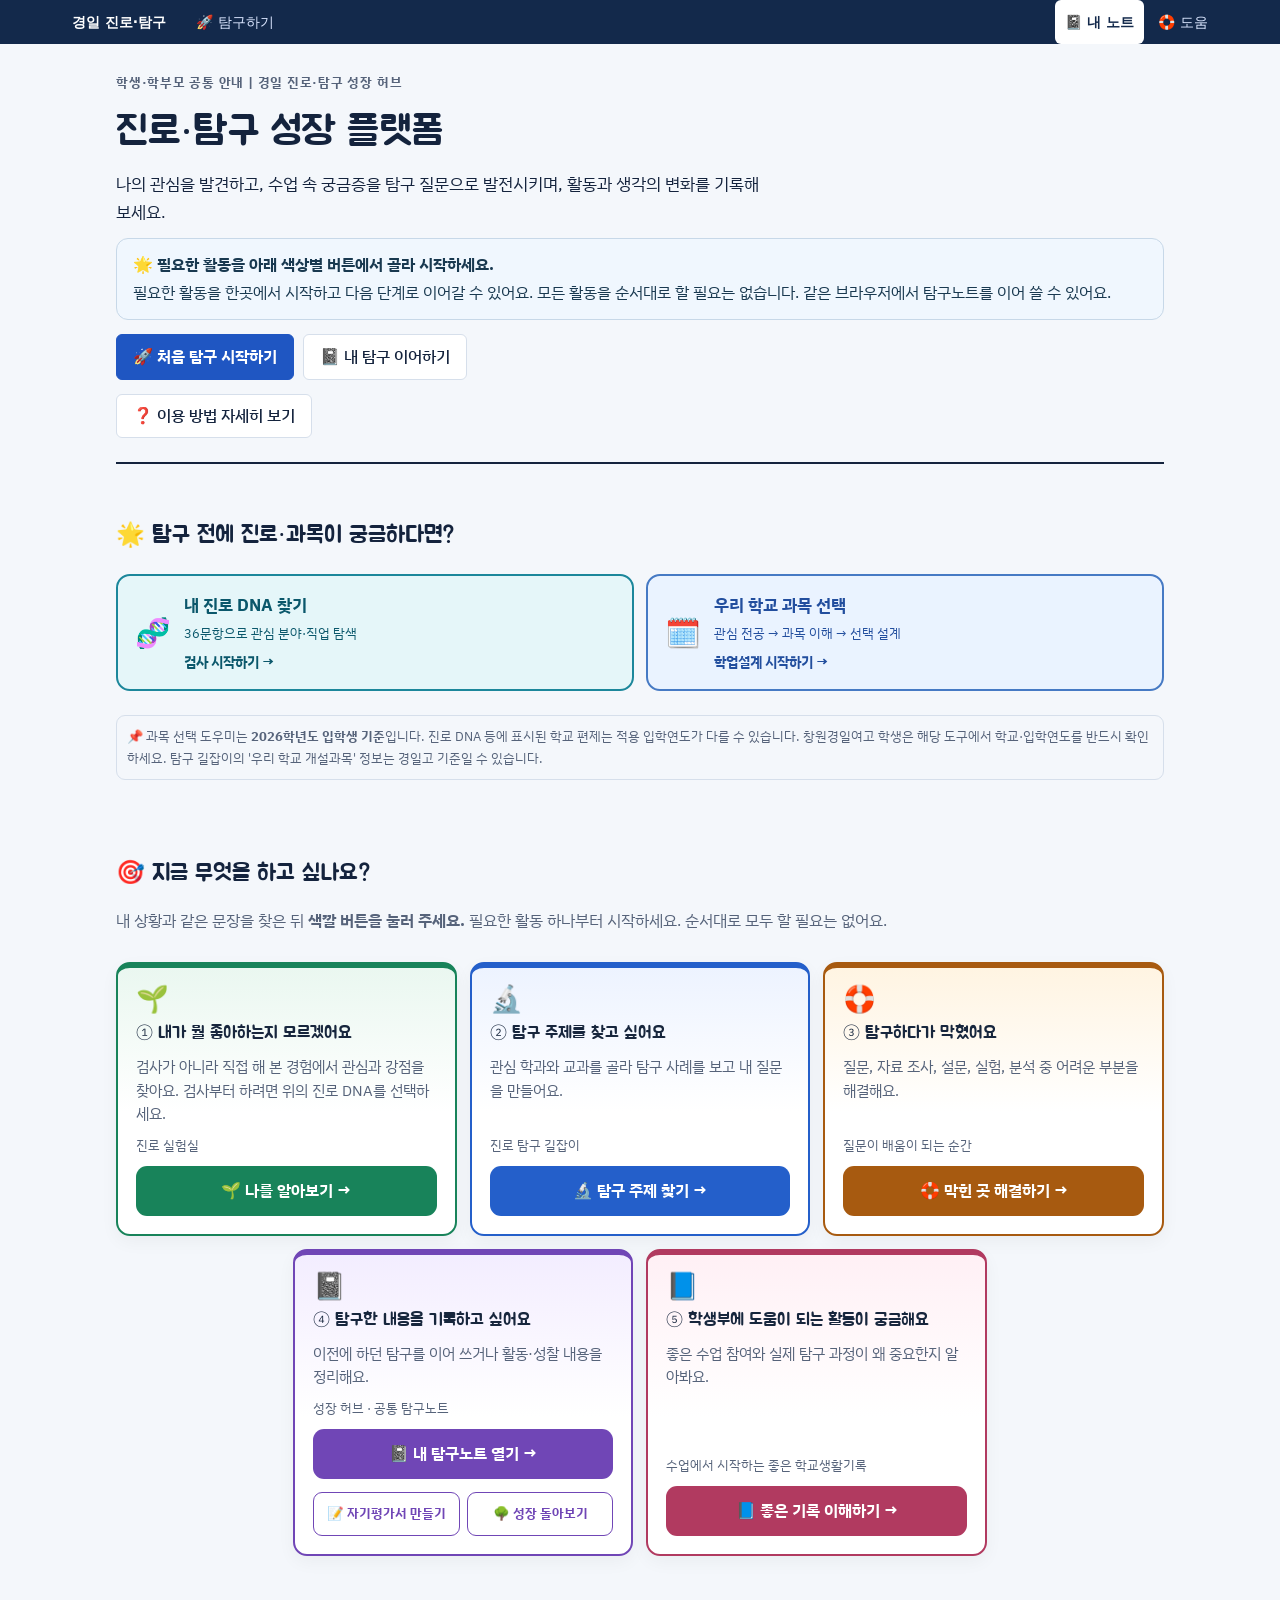
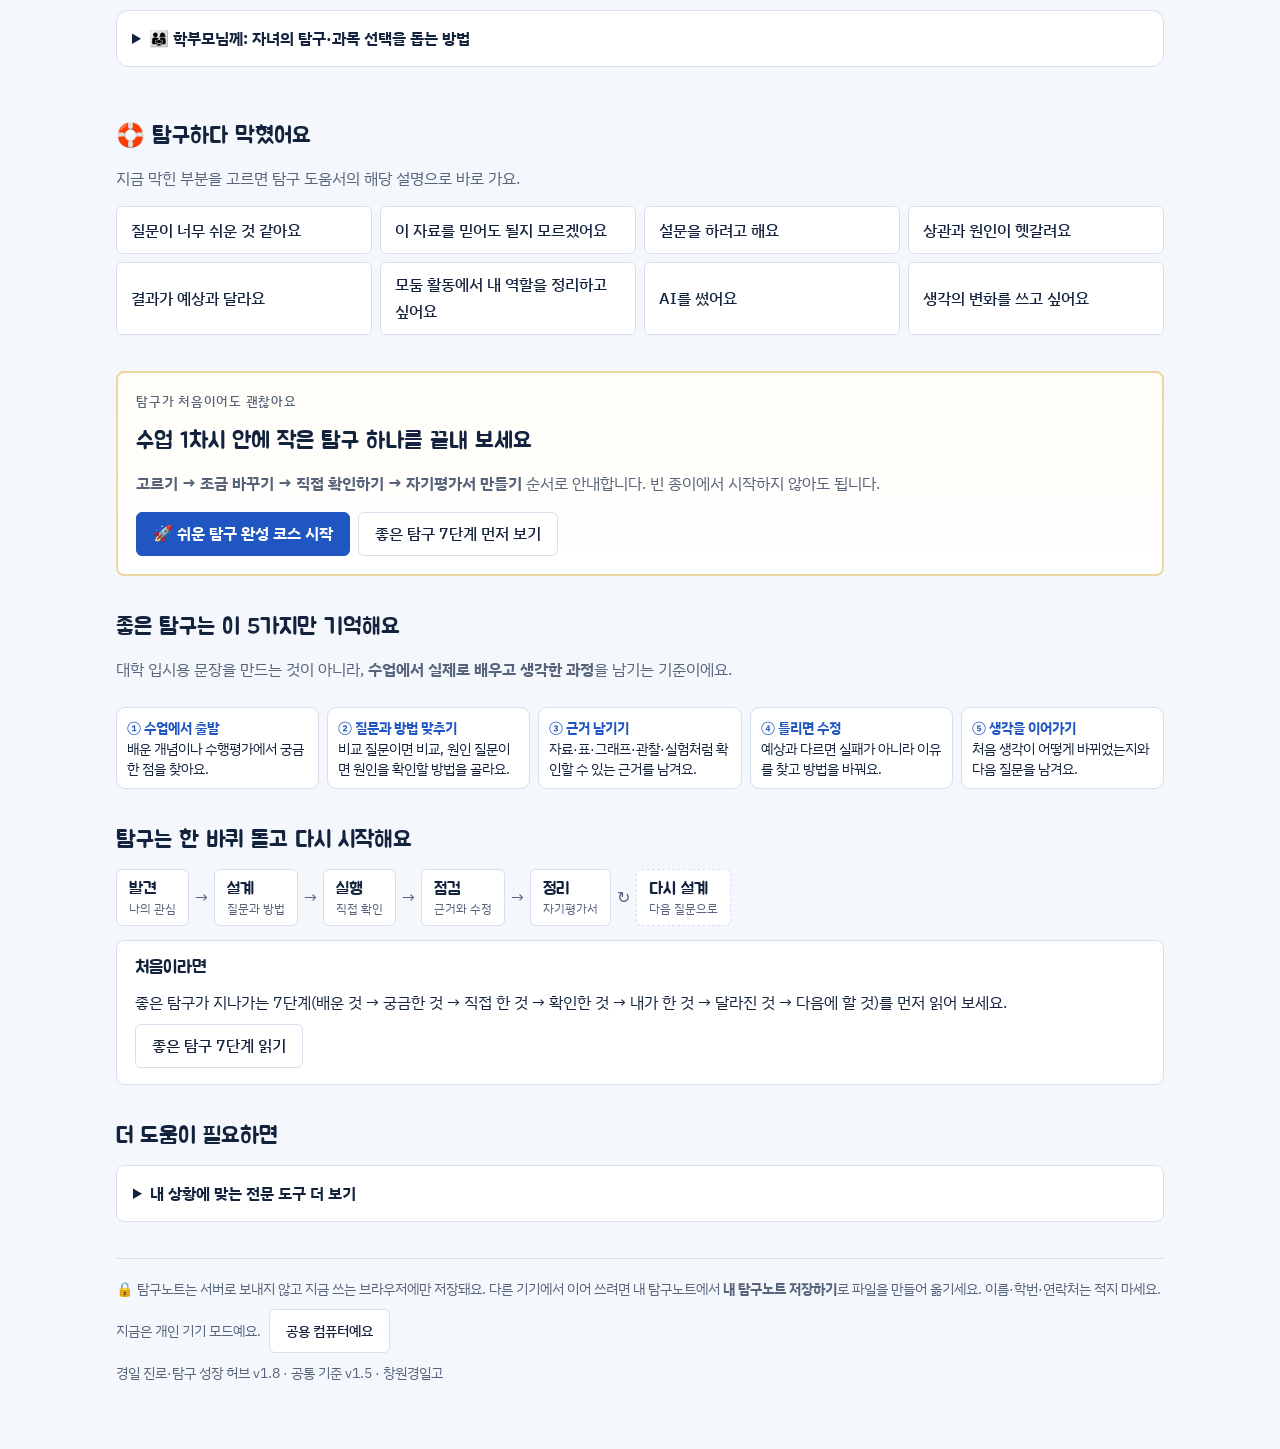
<file: index.html>
<!doctype html>
<html lang="ko">
<head>
<meta charset="utf-8">
<meta name="viewport" content="width=device-width,initial-scale=1,viewport-fit=cover">
<meta name="description" content="학생·학부모를 위한 경일 진로·탐구 성장 허브. 원하는 활동을 색상별 버튼으로 선택하고 탐구노트를 이어 쓰세요.">
<title>경일 진로·탐구 성장 허브</title>
<link rel="preconnect" href="https://fonts.googleapis.com">
<link rel="stylesheet" href="https://fonts.googleapis.com/css2?family=Jua&family=IBM+Plex+Sans+KR:wght@400;500;700&display=swap">
<link rel="stylesheet" href="hub.css">
<style>
.hero{display:flex;flex-direction:column;gap:12px;border-bottom:2px solid var(--ink);padding-bottom:24px}
.hero .rule{font-size:1.05rem;max-width:62ch}
.needs{display:grid;grid-template-columns:repeat(auto-fit,minmax(250px,1fr));gap:12px}
.need{display:flex;flex-direction:column;gap:8px;background:var(--surface);border:1px solid var(--line);border-radius:var(--r);padding:16px 18px;min-width:0}
.need .ico{font-size:1.6rem;line-height:1}
.need h3{font-size:1.15rem}
.need .to{margin-top:auto;display:flex;flex-direction:column;gap:6px}
.need .where{font-size:.8rem;color:var(--muted)}
.need a.go{font-weight:700}
.current{display:grid;grid-template-columns:repeat(auto-fit,minmax(260px,1fr));gap:12px}
.note-card .q{color:var(--muted);font-size:.92rem;display:-webkit-box;-webkit-line-clamp:2;-webkit-box-orient:vertical;overflow:hidden}
.note-card .meta{display:flex;gap:8px;align-items:center;flex-wrap:wrap;font-size:.82rem;color:var(--muted)}
.help-grid{display:grid;grid-template-columns:repeat(auto-fit,minmax(230px,1fr));gap:8px}
.help-grid a{display:flex;align-items:center;min-height:48px;padding:8px 14px;border-radius:6px;border:1px solid var(--line);background:var(--surface);color:var(--ink);text-decoration:none;font-weight:500}
.help-grid a:hover{border-color:var(--primary);color:var(--primary)}
.cycle{list-style:none;margin:0;padding:0;display:flex;flex-wrap:wrap;gap:6px;align-items:stretch}
.cycle li{display:flex;align-items:center;gap:6px}
.cycle .step{background:var(--surface);border:1px solid var(--line);border-radius:6px;padding:8px 12px;display:flex;flex-direction:column;line-height:1.35}
.cycle .step b{font-family:var(--f-display);font-weight:400;font-size:1.05rem}
.cycle .step span{font-size:.78rem;color:var(--muted)}
.cycle .arrow{color:var(--muted)}
.cycle .back .step{border-style:dashed}
.lab{border-left:4px solid var(--accent)}
.howto-toggle{align-self:flex-start;margin-top:2px}
.howto{margin-top:2px;background:var(--surface);border:1px solid var(--line);border-radius:var(--r);padding:14px 16px;max-width:760px}
.howto[hidden]{display:none}
.howto ol{margin:8px 0 0;padding-left:1.35em;display:grid;gap:7px}
.howto b{color:var(--primary)}

.easy-start{background:linear-gradient(180deg,#fffdf7,#fff);border:2px solid #ead7a1;border-radius:var(--r);padding:18px}
.easy-start h2{margin-top:0}.easy-grid{display:grid;grid-template-columns:repeat(auto-fit,minmax(210px,1fr));gap:10px;margin-top:12px}
.easy-card{border:1px solid var(--line);background:var(--surface);border-radius:10px;padding:14px;display:flex;flex-direction:column;gap:8px}
.easy-card h3{margin:0;font-size:1.05rem}.easy-card p{margin:0;color:var(--muted);font-size:.92rem}.easy-card .btn{margin-top:auto}
.quality-strip{display:grid;grid-template-columns:repeat(5,1fr);gap:8px;margin-top:10px}
.quality-item{border:1px solid var(--line);border-radius:9px;padding:10px;background:var(--surface);font-size:.86rem;line-height:1.4}
.quality-item b{display:block;color:var(--primary);margin-bottom:2px}
.extra-tools{border:1px solid var(--line);border-radius:var(--r);background:var(--surface);padding:0 16px}
.extra-tools summary{cursor:pointer;font-weight:700;padding:14px 0}.extra-grid{display:grid;grid-template-columns:repeat(auto-fit,minmax(220px,1fr));gap:9px;padding:0 0 16px}
.extra-link{display:block;border:1px solid var(--line);border-radius:9px;padding:11px 12px;text-decoration:none;color:var(--ink);background:var(--bg)}
.extra-link b{display:block;margin-bottom:3px}.extra-link span{font-size:.82rem;color:var(--muted)}
.admission-note{margin-top:10px;padding:11px 12px;border-radius:9px;background:var(--bg);font-size:.88rem;color:var(--muted)}
@media(max-width:640px){.quality-strip{grid-template-columns:1fr 1fr}.quality-strip .quality-item:last-child{grid-column:1/-1}.easy-start{padding:14px}.easy-grid{grid-template-columns:1fr}}
table.ver{border-collapse:collapse;font-size:.88rem;width:100%}
table.ver th,table.ver td{border-bottom:1px solid var(--line);padding:6px 8px;text-align:left}
.ver-wrap{overflow-x:auto}

/* 학생·학부모용 통합 안내: 기존 탐구노트 및 공통 기능은 변경하지 않음 */
.hero .eyebrow{font-weight:700}.hero .intro-lead{max-width:66ch;font-size:1.04rem;line-height:1.7;margin:0}
.integration-notice{border:1px solid #c7d8e8;background:#f0f7fe;color:#193950;padding:13px 16px;border-radius:12px;line-height:1.6}
.integration-notice b{display:block;margin-bottom:2px}
.quick-actions{display:flex;gap:9px;flex-wrap:wrap;margin-top:2px}
.quick-actions .btn{min-height:46px;display:inline-flex;align-items:center}
.program-section{margin-top:22px}.program-section h2{margin-bottom:4px}
.program-grid{display:grid;grid-template-columns:repeat(auto-fit,minmax(225px,1fr));gap:12px;margin-top:14px}
.program-card{display:flex;flex-direction:column;gap:8px;padding:18px;border:1px solid var(--line);border-radius:14px;background:var(--surface);min-width:0}
.program-card .program-icon{font-size:1.65rem;line-height:1}.program-card h3{font-size:1.08rem;margin:0}
.program-card p{color:var(--muted);font-size:.9rem;margin:0;line-height:1.6;flex:1}
.program-card .program-source{color:var(--muted);font-size:.76rem}
.program-card .btn{display:block;text-align:center;margin-top:4px;min-height:44px}
.parent-guide{margin-top:18px;border:1px solid var(--line);border-radius:12px;padding:0 15px;background:var(--surface)}
.parent-guide summary{cursor:pointer;padding:14px 0;font-weight:700}
.parent-guide .parent-body{padding:0 0 14px;line-height:1.7}
.parent-guide p{margin:6px 0}.parent-guide ul{padding-left:1.3em;margin:6px 0}
#needs-h{margin-bottom:5px}
@media(max-width:640px){.program-grid{grid-template-columns:1fr}.quick-actions .btn{flex:1 1 100%;justify-content:center}.program-card{padding:15px}.integration-notice{padding:12px}}
@media(prefers-color-scheme:dark){.integration-notice{background:#18324a;color:#e0f0ff;border-color:#476782}}

/* 1.7 명확한 행동 유도: 카드별 색상과 큰 버튼 */
[hidden]{display:none!important}
.program-grid{grid-template-columns:repeat(auto-fit,minmax(235px,1fr));gap:13px}
.program-card{border-width:2px;border-top-width:6px;gap:9px;box-shadow:0 6px 18px rgba(0,0,0,.045)}
.program-card h3{line-height:1.42;font-size:1.08rem}.program-card p{font-size:.93rem}
.program-card .program-source{font-size:.79rem;margin-top:auto}
.program-go{display:flex;justify-content:center;align-items:center;min-height:50px;padding:11px 12px;text-align:center;border-radius:11px;color:#fff!important;text-decoration:none!important;font-size:1rem;font-weight:800;line-height:1.4}
.program-go:focus-visible,.prep-card:focus-visible{outline:3px solid var(--ink);outline-offset:3px}
.card-green{--card-accent:#18835a;--card-tint:#eaf7f0}.card-blue{--card-accent:#245fca;--card-tint:#edf3ff}.card-amber{--card-accent:#a75a10;--card-tint:#fff4e2}.card-purple{--card-accent:#7046b6;--card-tint:#f3edff}.card-rose{--card-accent:#b13a60;--card-tint:#fff0f5}
.program-card{border-color:var(--card-accent);background:linear-gradient(180deg,var(--card-tint),var(--surface) 54%)}
.program-card h3{color:#17263d}.program-card .program-go{background:var(--card-accent)}
.program-card .program-go:hover{filter:brightness(.9);transform:translateY(-1px)}
.journey-extras{margin:20px 0}.journey-extras h2{margin-bottom:10px}
.prep-grid{display:grid;grid-template-columns:repeat(2,minmax(0,1fr));gap:12px}
.prep-card{display:flex;gap:13px;padding:15px 17px;border-radius:14px;border:2px solid;text-decoration:none!important;align-items:center}
.prep-card .prep-icon{font-size:1.8rem}.prep-card span:last-child{display:grid;gap:3px}.prep-card b{font-size:1.04rem}.prep-card small{font-size:.82rem}.prep-card em{font-size:.88rem;font-style:normal;font-weight:800;margin-top:3px}
.prep-dna{background:#e5f6f9;color:#0a576b;border-color:#1c879b}.prep-subject{background:#eaf3ff;color:#224e9e;border-color:#467ac4}
.scope-note{font-size:.82rem;color:var(--muted);line-height:1.65;margin:10px 0 0;padding:10px;border:1px solid var(--line);border-radius:9px}
.parent-expanded{margin:18px 0}.parent-expanded ol{padding-left:1.5em}.parent-expanded li{margin:8px 0}
#currentPanel{border:2px solid #67a1d3;border-radius:13px;padding:15px;background:var(--surface);margin-top:18px}
#labBox:not([hidden]){margin-top:14px}
@media(max-width:640px){.prep-grid{grid-template-columns:1fr}.program-card{padding:14px}.program-card h3{font-size:1rem}.program-go{min-height:52px}.hero{gap:9px}.integration-notice{font-size:.9rem}}
@media(prefers-color-scheme:dark){.program-card{background:var(--surface)}.program-card h3{color:var(--ink)}.prep-dna{background:#0e333b;color:#d7f8ff}.prep-subject{background:#172c4b;color:#dfeeff}.scope-note{color:var(--ink)}}

/* v1.8: 학생 중심 모바일 동선 · 균형 잡힌 5개 카드 배치 */
.program-card h3{word-break:keep-all;overflow-wrap:break-word;line-height:1.42}
.program-grid{display:grid;grid-template-columns:repeat(6,minmax(0,1fr));gap:13px}
.program-card{grid-column:span 2}
.program-card:nth-child(4){grid-column:2/span 2}
.program-card:nth-child(5){grid-column:4/span 2}
.program-card .program-go{display:flex;align-items:center;justify-content:center;text-wrap:balance}
.program-subactions{display:flex;flex-wrap:wrap;gap:7px;margin-top:4px}
.program-subactions a{font-weight:700;font-size:.84rem;padding:8px 10px;border:1px solid var(--card-accent);color:var(--card-accent);border-radius:9px;background:var(--surface);text-decoration:none;min-height:44px;display:inline-flex;align-items:center;justify-content:center;flex:1 1 120px;word-break:keep-all}
.program-subactions a:focus-visible{outline:3px solid var(--card-accent);outline-offset:2px}
.dna-interest{margin-top:14px;padding:16px;border:2px solid #168499;border-radius:14px;background:var(--surface)}
.dna-interest h2{margin:0 0 6px;font-size:1.1rem}.dna-interest .row{display:flex;flex-wrap:wrap;gap:8px}.dna-interest .row .btn{min-height:44px}
.dna-caption{font-size:.78rem;margin:8px 0 0}
@media(min-width:741px) and (max-width:1080px){.program-card{grid-column:span 3}.program-card:nth-child(4),.program-card:nth-child(5){grid-column:span 3}.program-card:nth-child(5){grid-column:2/span 4}}
@media(max-width:740px){.program-grid{grid-template-columns:minmax(0,1fr);gap:10px}.program-card,.program-card:nth-child(4),.program-card:nth-child(5){grid-column:auto}.program-card{padding:13px}.program-card h3{font-size:1.05rem}.program-card .program-go{min-height:50px}.program-card p{line-height:1.5}.quick-actions .btn{width:100%;min-height:48px}.program-subactions a{flex:1 1 42%}.dna-interest .row .btn{width:100%;justify-content:center;text-align:center}}
@media(prefers-color-scheme:dark){.program-card{background:var(--surface)}.program-card h3{color:var(--ink)}.program-subactions a{color:var(--card-accent);background:var(--surface)}.dna-interest{border-color:#48bfd0}}

</style>
</head>
<body>
<div class="wrap">
  <header class="hero">
    <span class="eyebrow">학생·학부모 공통 안내 | 경일 진로·탐구 성장 허브</span>
    <h1>진로·탐구 성장 플랫폼</h1>
    <p class="intro-lead">나의 관심을 발견하고, 수업 속 궁금증을 탐구 질문으로 발전시키며, 활동과 생각의 변화를 기록해 보세요.</p>
    <div class="integration-notice" role="note"><b>🌟 필요한 활동을 아래 색상별 버튼에서 골라 시작하세요.</b>필요한 활동을 한곳에서 시작하고 다음 단계로 이어갈 수 있어요. 모든 활동을 순서대로 할 필요는 없습니다. 같은 브라우저에서 탐구노트를 이어 쓸 수 있어요.</div>
    <div class="quick-actions no-print">
      <a class="btn" href="starter.html">🚀 처음 탐구 시작하기</a>
      <a class="btn quiet" href="notes.html">📓 내 탐구 이어하기</a>
    </div>
    <button class="btn quiet howto-toggle no-print" type="button" id="howtoBtn" aria-expanded="false" aria-controls="howtoBox">❓ 이용 방법 자세히 보기</button>
    <div class="howto" id="howtoBox" hidden>
      <h3 style="margin:0 0 8px">어떻게 사용하나요?</h3>
      <ol>
        <li>관심 분야가 막연하면 <b>진로 실험실</b>에서 시작하세요.</li>
        <li>관심 학과나 교과가 있다면 <b>탐구 길잡이</b>에서 주제와 방법을 고르세요.</li>
        <li>자료 조사·설문·실험 방법이 어렵다면 <b>탐구 도움서</b>를 활용하세요.</li>
        <li>활동은 <b>내 탐구노트</b>에 기록하고, 좋은 학생부 기록의 의미는 <b>학교생활기록 안내</b>에서 살펴보세요.</li>
      </ol>
      <p class="muted" style="margin:12px 0 0">예: 모터에 관심 있다면 “전압이 달라지면 회전속도가 어떻게 달라질까?”라는 질문을 만들어요. <b>같은 탐구는 같은 노트</b>에 이어 쓰고, 어디에서든 상단 <b>🏠 허브</b>로 돌아올 수 있어요. 기기가 달라지면 저장한 노트 파일을 불러오세요.</p>
    </div>
  </header>

  <section id="labBox" hidden></section>

  <section id="dnaInterest" class="dna-interest" hidden aria-labelledby="dna-h"><h2 id="dna-h">🧬 진로 DNA에서 발견한 관심</h2><p class="muted" id="dnaInterestText"></p><div class="row"><a class="btn" href="https://mathlhk15-glitch.github.io/2026-1-hakup-design/">관심 전공·과목 살펴보기 →</a><a class="btn quiet" href="https://mathlhk15-glitch.github.io/career-lab/">경험으로 확인하기 →</a></div><p class="muted dna-caption">관심 유형은 진로 확정이나 공식 권장과목을 의미하지 않아요.</p></section>

  <section id="currentPanel" aria-labelledby="cur-h" hidden>
    <div class="row" style="justify-content:space-between">
      <h2 id="cur-h">나의 현재 탐구</h2>
      <a class="btn ghost no-print" href="notes.html?new=1">새 탐구노트</a>
    </div>
    <div class="current" id="current"></div>
  </section>

  <section class="journey-extras" aria-label="진로와 과목부터 알아보기">
    <h2>🌟 탐구 전에 진로·과목이 궁금하다면?</h2>
    <div class="prep-grid">
      <a class="prep-card prep-dna" href="https://mathlhk15-glitch.github.io/k1-riasec/"><span class="prep-icon">🧬</span><span><b>내 진로 DNA 찾기</b><small>36문항으로 관심 분야·직업 탐색</small><em>검사 시작하기 →</em></span></a>
      <a class="prep-card prep-subject" href="https://mathlhk15-glitch.github.io/2026-1-hakup-design/"><span class="prep-icon">🗓️</span><span><b>우리 학교 과목 선택</b><small>관심 전공 → 과목 이해 → 선택 설계</small><em>학업설계 시작하기 →</em></span></a>
    </div>
    <p class="scope-note">📌 과목 선택 도우미는 <b>2026학년도 입학생 기준</b>입니다. 진로 DNA 등에 표시된 학교 편제는 적용 입학연도가 다를 수 있습니다. 창원경일여고 학생은 해당 도구에서 학교·입학연도를 반드시 확인하세요. 탐구 길잡이의 '우리 학교 개설과목' 정보는 경일고 기준일 수 있습니다.</p>
  </section>

  <section class="program-section" id="programs" aria-labelledby="programs-h">
    <h2 id="programs-h">🎯 지금 무엇을 하고 싶나요?</h2>
    <p class="muted">내 상황과 같은 문장을 찾은 뒤 <b>색깔 버튼을 눌러 주세요.</b> 필요한 활동 하나부터 시작하세요. 순서대로 모두 할 필요는 없어요.</p>
    <div class="program-grid">
      <article class="program-card card-green"><span class="program-icon" aria-hidden="true">🌱</span><h3>① 내가 뭘 좋아하는지 모르겠어요</h3><p>검사가 아니라 직접 해 본 경험에서 관심과 강점을 찾아요. 검사부터 하려면 위의 진로 DNA를 선택하세요.</p><span class="program-source">진로 실험실</span><a class="program-go" data-site="lab" href="https://mathlhk15-glitch.github.io/career-lab/">🌱 나를 알아보기 →</a></article>
      <article class="program-card card-blue"><span class="program-icon" aria-hidden="true">🔬</span><h3>② 탐구 주제를 찾고 싶어요</h3><p>관심 학과와 교과를 골라 탐구 사례를 보고 내 질문을 만들어요.</p><span class="program-source">진로 탐구 길잡이</span><a class="program-go" data-site="explore" href="https://mathlhk15-glitch.github.io/career-exploration-tool/">🔬 탐구 주제 찾기 →</a></article>
      <article class="program-card card-amber"><span class="program-icon" aria-hidden="true">🛟</span><h3>③ 탐구하다가 막혔어요</h3><p>질문, 자료 조사, 설문, 실험, 분석 중 어려운 부분을 해결해요.</p><span class="program-source">질문이 배움이 되는 순간</span><a class="program-go" href="#help">🛟 막힌 곳 해결하기 →</a></article>
      <article class="program-card card-purple"><span class="program-icon" aria-hidden="true">📓</span><h3>④ 탐구한 내용을 기록하고 싶어요</h3><p>이전에 하던 탐구를 이어 쓰거나 활동·성찰 내용을 정리해요.</p><span class="program-source">성장 허브 · 공통 탐구노트</span><a class="program-go" href="notes.html">📓 내 탐구노트 열기 →</a><div class="program-subactions"><a href="notes.html?tab=summary">📝 자기평가서 만들기</a><a data-site="lab-roadmap" href="https://mathlhk15-glitch.github.io/career-lab/roadmap.html">🌳 성장 돌아보기</a></div></article>
      <article class="program-card card-rose"><span class="program-icon" aria-hidden="true">📘</span><h3>⑤ 학생부에 도움이 되는 활동이 궁금해요</h3><p>좋은 수업 참여와 실제 탐구 과정이 왜 중요한지 알아봐요.</p><span class="program-source">수업에서 시작하는 좋은 학교생활기록</span><a class="program-go" data-site="record" href="https://mathlhk15-glitch.github.io/good-school-record/">📘 좋은 기록 이해하기 →</a></article>
    </div>
  </section>

  <details class="parent-guide parent-expanded"><summary>👨‍👩‍👧 학부모님께: 자녀의 탐구·과목 선택을 돕는 방법</summary><div class="parent-body">
    <p>자녀에게 모든 프로그램을 사용하도록 요구할 필요는 없습니다. <b>지금 필요한 활동 하나</b>를 함께 골라주세요.</p>
    <ol><li><b>관심을 들어주세요.</b> “요즘 수업에서 무엇이 가장 궁금했니?”</li><li><b>방법을 물어보세요.</b> “그 질문을 어떻게 확인해 볼 수 있을까?”</li><li><b>변화를 살펴보세요.</b> “탐구 전후 생각이 어떻게 달라졌니?”</li><li><b>과목은 함께 확인하세요.</b> 학업설계 도구에서 학생의 학교와 입학연도, 실제 개설·선택 조건을 확인하세요.</li><li><b>기록은 학생이 직접 작성하도록 하세요.</b> 결과보다 탐구 과정과 근거를 대화 주제로 삼아주세요.</li></ol>
    <p><b>기록 주의:</b> 탐구노트는 현재 브라우저에 저장됩니다. 휴대전화를 바꾸거나 브라우저 데이터를 삭제하기 전에 노트 파일을 백업하세요.</p>
    </div></details>

  <section id="help" aria-labelledby="help-h">
    <h2 id="help-h">🛟 탐구하다 막혔어요</h2>
    <p class="muted">지금 막힌 부분을 고르면 탐구 도움서의 해당 설명으로 바로 가요.</p>
    <div class="help-grid" id="helpGrid"></div>
  </section>

  <section class="easy-start" id="easyStart" aria-labelledby="easy-h">
    <span class="eyebrow">탐구가 처음이어도 괜찮아요</span>
    <h2 id="easy-h">수업 1차시 안에 작은 탐구 하나를 끝내 보세요</h2>
    <p class="muted"><b>고르기 → 조금 바꾸기 → 직접 확인하기 → 자기평가서 만들기</b> 순서로 안내합니다. 빈 종이에서 시작하지 않아도 됩니다.</p>
    <div class="row"><a class="btn" href="starter.html">🚀 쉬운 탐구 완성 코스 시작</a><a class="btn quiet" href="https://mathlhk15-glitch.github.io/good-school-record/">좋은 탐구 7단계 먼저 보기</a></div>
  </section>

  <section aria-labelledby="quality-h">
    <h2 id="quality-h">좋은 탐구는 이 5가지만 기억해요</h2>
    <p class="muted">대학 입시용 문장을 만드는 것이 아니라, <b>수업에서 실제로 배우고 생각한 과정</b>을 남기는 기준이에요.</p>
    <div class="quality-strip">
      <div class="quality-item"><b>① 수업에서 출발</b>배운 개념이나 수행평가에서 궁금한 점을 찾아요.</div>
      <div class="quality-item"><b>② 질문과 방법 맞추기</b>비교 질문이면 비교, 원인 질문이면 원인을 확인할 방법을 골라요.</div>
      <div class="quality-item"><b>③ 근거 남기기</b>자료·표·그래프·관찰·실험처럼 확인할 수 있는 근거를 남겨요.</div>
      <div class="quality-item"><b>④ 틀리면 수정</b>예상과 다르면 실패가 아니라 이유를 찾고 방법을 바꿔요.</div>
      <div class="quality-item"><b>⑤ 생각을 이어가기</b>처음 생각이 어떻게 바뀌었는지와 다음 질문을 남겨요.</div>
    </div>
  </section>

  <section aria-labelledby="cycle-h">
    <h2 id="cycle-h">탐구는 한 바퀴 돌고 다시 시작해요</h2>
    <ol class="cycle" id="cycle"></ol>
    <div class="card">
      <h3>처음이라면</h3>
      <p>좋은 탐구가 지나가는 7단계(배운 것 → 궁금한 것 → 직접 한 것 → 확인한 것 → 내가 한 것 → 달라진 것 → 다음에 할 것)를 먼저 읽어 보세요.</p>
      <div class="row"><a class="btn quiet" href="https://mathlhk15-glitch.github.io/good-school-record/">좋은 탐구 7단계 읽기</a></div>
    </div>
  </section>

  <section aria-labelledby="extra-h">
    <h2 id="extra-h">더 도움이 필요하면</h2>
    <details class="extra-tools">
      <summary>내 상황에 맞는 전문 도구 더 보기</summary>
      <div class="extra-grid">
        <a class="extra-link" href="https://mathlhk15-glitch.github.io/good-school-record/"><b>📒 수업에서 시작하는 좋은 학교생활기록</b><span>기록은 누가 쓰고, 대학은 무엇을 보는지 원칙부터 알고 싶을 때</span></a>
        <a class="extra-link" href="https://chatgpt.com/g/g-69d4bd3bbe808191924ff384d664273b-cangweongyeongilgo-jilmun-tamgu-juje-doumi" target="_blank" rel="noopener"><b>💡 수업 후 질문·탐구 주제 도우미</b><span>수업은 들었는데 질문이 잘 떠오르지 않을 때</span></a>
        <a class="extra-link" href="https://mathlhk15-glitch.github.io/arts-inquiry-guide/"><b>🎨 예체능 탐구 가이드</b><span>미술·음악·체육 활동을 탐구로 연결할 때</span></a>
        <a class="extra-link" href="https://park-sanggeun-all.github.io/teacher-console-map/"><b>🗺️ 모두의 학과별 탐구 지도</b><span>관심 학과의 탐구 주제와 방향을 더 폭넓게 보고 싶을 때</span></a>
        <a class="extra-link" href="https://mathlhk15-glitch.github.io/2026-1-hakup-design/"><b>🧩 선택과목 도우미</b><span>관심 분야와 학교 과목 선택을 연결하고 싶을 때</span></a>
        <a class="extra-link" href="https://mathlhk15-glitch.github.io/study-record-guide/"><b>📘 공부법 × 생기부 실천 가이드</b><span>수업·공부·학교생활을 실제 기록으로 이어가고 싶을 때</span></a>
        <a class="extra-link" href="https://mathlhk15-glitch.github.io/grade5-compass/"><b>🎓 경일 내신·학과 진학 나침반 2028</b><span>현재 내신과 관심 학과를 함께 보며 진학 방향을 점검할 때</span></a>
      </div>
      <div class="admission-note"><b>대입 연결 원칙:</b> 성적을 탐구활동이 대신하지는 않아요. 적절한 과목을 선택하고 수업에 충실히 참여한 뒤, 그 수업에서 질문하고 근거를 확인하고 생각을 발전시키는 과정이 중요해요.</div>
    </details>
  </section>

  <footer class="foot">
    <p>🔒 탐구노트는 서버로 보내지 않고 지금 쓰는 브라우저에만 저장돼요. 다른 기기에서 이어 쓰려면 내 탐구노트에서 <b>내 탐구노트 저장하기</b>로 파일을 만들어 옮기세요. 이름·학번·연락처는 적지 마세요.</p>
    <div class="row no-print"><span id="modeText"></span><button class="btn quiet" type="button" id="modeBtn"></button></div>
    <p>경일 진로·탐구 성장 허브 v1.8 · 공통 기준 <span id="kisVer"></span> · 창원경일고</p>
  </footer>
</div>

<script src="inquiry-standard.js"></script>
<script src="inquiry-notes.js"></script>
<script>
(function(){
  'use strict';
  var K=window.KIS, N=window.KNotes, esc=K.esc, S=K.SITES;
  K.mountNav('home');
  N.migrate();
  document.getElementById('kisVer').textContent='v'+K.VERSION;
  document.querySelectorAll('[data-site]').forEach(function(a){ if(S[a.dataset.site]) a.href=S[a.dataset.site]; });
  var howtoBtn=document.getElementById('howtoBtn'), howtoBox=document.getElementById('howtoBox');
  if(howtoBtn&&howtoBox){howtoBtn.addEventListener('click',function(){var open=howtoBox.hidden;howtoBox.hidden=!open;howtoBtn.setAttribute('aria-expanded',open?'true':'false');howtoBtn.textContent=open?'이용 방법 닫기':'❓ 이용 방법 자세히 보기';});}



  document.getElementById('helpGrid').innerHTML=K.HELP.map(function(h){
    return '<a href="'+S.guide+'#'+h.id+'">'+esc(h.label)+'</a>';
  }).join('');

  var cyc=[['발견','나의 관심'],['설계','질문과 방법'],['실행','직접 확인'],['점검','근거와 수정'],['정리','자기평가서']];
  document.getElementById('cycle').innerHTML=cyc.map(function(c,i){
    return '<li><span class="step"><b>'+c[0]+'</b><span>'+c[1]+'</span></span>'+(i<cyc.length-1?'<span class="arrow" aria-hidden="true">→</span>':'')+'</li>';
  }).join('')+'<li class="back"><span class="arrow" aria-hidden="true">↻</span><span class="step"><b>다시 설계</b><span>다음 질문으로</span></span></li>';

  function renderCurrent(){
    var list=N.list().filter(function(n){return !N.isBlank(n);}), box=document.getElementById('current');
    if(!list.length){
      document.getElementById('currentPanel').hidden=true;
      box.innerHTML='<div class="card"><h3>아직 탐구노트가 없어요</h3><p class="muted">탐구 하나에 노트 하나를 만들어요. 진로 실험실이나 탐구 길잡이에서 담은 내용도 여기에 모여요.</p><div class="row"><a class="btn" href="notes.html?new=1">새 탐구노트 만들기</a></div></div>';
      return;
    }
    document.getElementById('currentPanel').hidden=false;
    box.innerHTML=list.slice(0,4).map(function(n){
      return '<article class="card note-card"><h3>'+esc(N.title(n))+'</h3>'+(n.question?'<p class="q">'+esc(n.question)+'</p>':'')+
        '<div class="meta"><span class="chip '+n.stage+'">'+esc(N.stageLabel(n.stage))+'</span><span>마지막 저장 '+esc(N.when(n.updatedAt))+'</span></div>'+
        '<div class="row"><a class="btn quiet" href="notes.html#'+encodeURIComponent(n.id)+'">이어하기</a></div></article>';
    }).join('')+(list.length>4?'<div class="card"><p class="muted">탐구노트 '+list.length+'개 중 최근 4개예요.</p><a href="notes.html">모두 보기 →</a></div>':'');
  }
  function renderLab(){
    var lab=N.labBridge(), el=document.getElementById('labBox');
    if(!lab.has){el.hidden=true;return;}
    el.hidden=false;
    el.innerHTML='<div class="card lab"><span class="eyebrow">진로 실험실에서 찾은 나</span><h3>'+esc(N.interestText(lab)||'진로 가설')+'</h3>'+
      (lab.experiment?'<p class="muted">작은 실험: '+esc(lab.experiment)+'</p>':'')+
      (lab.seed?'<p class="muted">질문 씨앗: '+esc(lab.seed)+'</p>':'')+
      '<div class="row"><a class="btn" href="'+S.explore+'index.html">이 관심으로 주제 찾기</a><a class="btn quiet" href="'+S.lab+'keyword.html">첫 질문 다듬기</a></div></div>';
  }
  function renderMode(){
    var pub=N.mode()==='public';
    document.getElementById('modeText').textContent=pub?'지금은 공용 컴퓨터 모드예요. 창을 닫으면 기록이 사라져요.':'지금은 개인 기기 모드예요.';
    document.getElementById('modeBtn').textContent=pub?'개인 기기 모드로 바꾸기':'공용 컴퓨터예요';
  }
  document.getElementById('modeBtn').addEventListener('click',function(){N.setMode(N.mode()==='public'?'private':'public');renderMode();renderCurrent();renderLab();});


  // 진로 DNA 연동 준비: 표준 관심 키를 실제로 저장하는 버전에서만 표시.
  // 점수·원응답은 읽거나 공유하지 않으며, 표시 가능한 관심 계열·분야만 사용.
  function renderDnaInterest(){
    var el=document.getElementById('dnaInterest'), t=document.getElementById('dnaInterestText');
    if(!el||!t)return;
    try{
      var d=JSON.parse(localStorage.getItem('kyungil.interest.v1')||'null');
      if(!d||typeof d!=='object'||Array.isArray(d)){el.hidden=true;return;}
      var list=[];
      if(Array.isArray(d.fieldNames))list=d.fieldNames;
      else if(typeof d.fieldName==='string')list=[d.fieldName];
      else if(typeof d.majorInterest==='string'&&d.majorInterest.trim())list=[d.majorInterest];
      list=list.filter(function(x){return typeof x==='string'&&x.trim();}).map(function(x){return x.trim().slice(0,40);}).slice(0,3);
      if(!list.length){el.hidden=true;return;}
      t.textContent='관심 분야: '+list.join(' · ')+'. 아래에서 직접 전공과 과목을 확인해 보세요.';
      el.hidden=false;
    }catch(e){el.hidden=true;}
  }

  renderDnaInterest();
  renderCurrent(); renderLab(); renderMode();
  N.onChange(function(){renderCurrent();renderLab();});
  window.addEventListener('storage',function(e){if(e.key==='kyungil.interest.v1')renderDnaInterest();});
})();
</script>
</body>
</html>
</file>
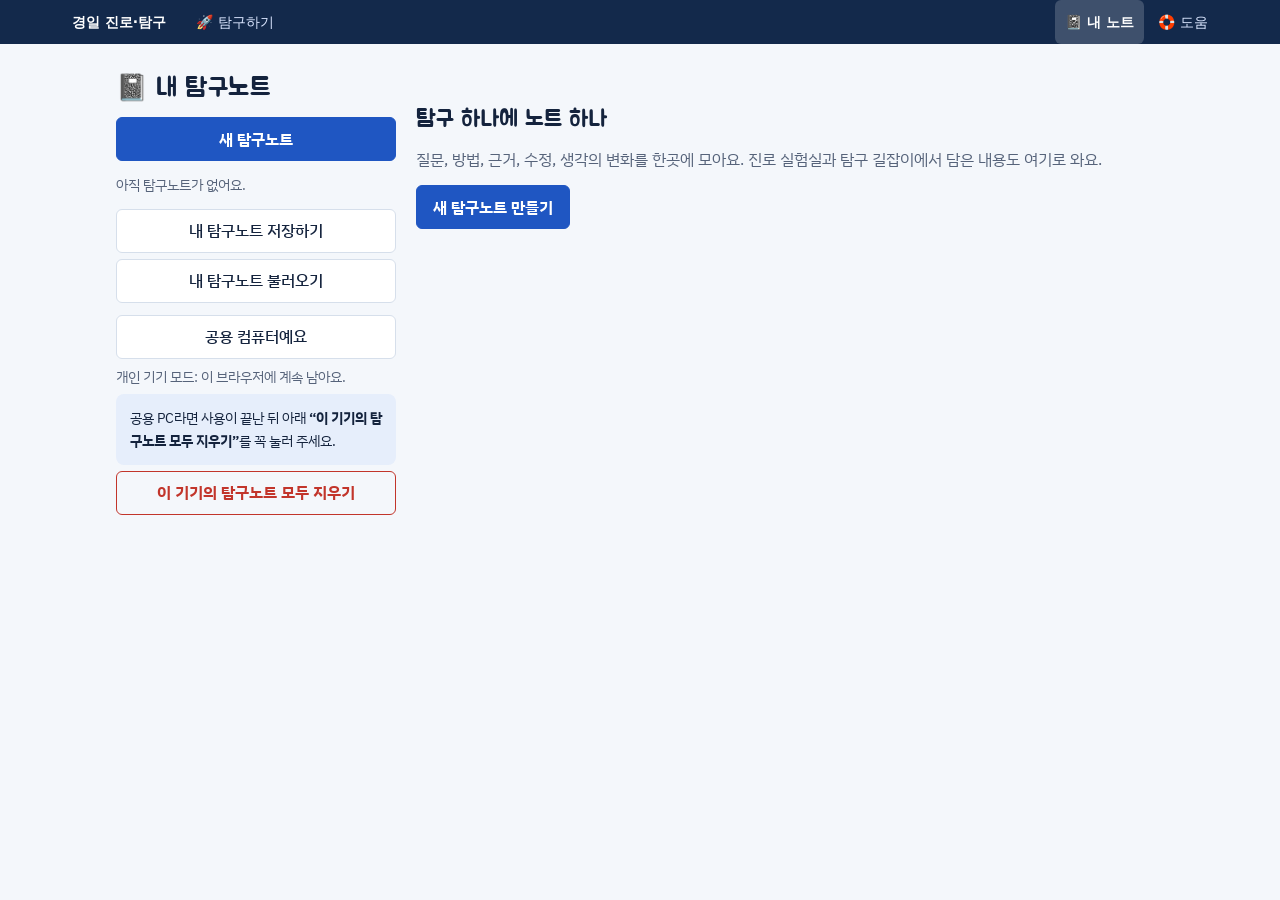
<file: notes.html>
<!doctype html>
<html lang="ko">
<head>
<meta charset="utf-8">
<meta name="viewport" content="width=device-width,initial-scale=1,viewport-fit=cover">
<meta name="description" content="세 사이트가 함께 쓰는 학생 탐구노트. 질문, 방법, 근거, 수정, 생각의 변화를 기록하고 활동 후 제출할 자기평가서를 만듭니다.">
<title>내 탐구노트 · 경일 진로·탐구</title>
<link rel="preconnect" href="https://fonts.googleapis.com">
<link rel="stylesheet" href="https://fonts.googleapis.com/css2?family=Jua&family=IBM+Plex+Sans+KR:wght@400;500;700&display=swap">
<link rel="stylesheet" href="hub.css">
<style>
.layout{display:grid;grid-template-columns:280px minmax(0,1fr);gap:20px;align-items:start}
@media (max-width:820px){.layout{grid-template-columns:minmax(0,1fr)}}
.side{display:flex;flex-direction:column;gap:12px;position:sticky;top:12px}
@media (max-width:820px){.side{position:static}}
.nlist{list-style:none;margin:0;padding:0;display:flex;flex-direction:column;gap:6px;max-height:50vh;overflow:auto}
@media (max-width:820px){.nlist{max-height:none}}
.nlist button{width:100%;text-align:left;font:inherit;background:var(--surface);color:var(--ink);border:1px solid var(--line);border-radius:6px;padding:8px 12px;min-height:48px;cursor:pointer;display:flex;flex-direction:column;gap:2px}
.nlist button[aria-current="true"]{border-color:var(--primary);box-shadow:inset 3px 0 0 var(--primary)}
.nlist .t{font-weight:700;overflow:hidden;text-overflow:ellipsis;white-space:nowrap}
.nlist .m{font-size:.78rem;color:var(--muted);display:flex;gap:6px;align-items:center}
.tools{display:flex;flex-direction:column;gap:6px}
.tools .btn{width:100%}
.editor{display:flex;flex-direction:column;gap:16px;min-width:0}
.ehead{display:flex;flex-direction:column;gap:8px}
.ehead input.title{font:inherit;font-family:var(--f-display);font-size:1.6rem;border:0;border-bottom:2px solid var(--line);background:transparent;color:var(--ink);padding:4px 0;width:100%}
.ehead input.title:focus{outline:none;border-bottom-color:var(--primary)}
.status{font-size:.85rem;color:var(--muted)}
.tabs{display:flex;gap:4px;border-bottom:1px solid var(--line);overflow-x:auto;scrollbar-width:none}
.tabs button{font:inherit;font-weight:700;background:transparent;border:0;color:var(--muted);min-height:44px;padding:0 14px;cursor:pointer;white-space:nowrap}
.tabs button[aria-selected="true"]{color:var(--ink);box-shadow:inset 0 -3px 0 var(--primary)}
.pane{display:flex;flex-direction:column;gap:18px}
.f{display:flex;flex-direction:column;gap:6px}
.f > label,.f > .lab{font-weight:700}
.f .hint{font-size:.85rem;color:var(--muted);font-weight:400}
input[type=text],textarea,select{font:inherit;font-size:.98rem;color:var(--ink);background:var(--surface);border:1px solid var(--line);border-radius:6px;padding:9px 11px;width:100%;min-height:44px}
textarea{min-height:76px;resize:vertical}
.two{display:grid;grid-template-columns:repeat(auto-fit,minmax(220px,1fr));gap:12px}
.choices{display:flex;flex-wrap:wrap;gap:6px}
.choices button{font:inherit;font-size:.92rem;min-height:44px;padding:6px 12px;border-radius:999px;border:1px solid var(--line);background:var(--surface);color:var(--ink);cursor:pointer;display:inline-flex;gap:6px;align-items:center}
.choices button[aria-pressed="true"]{border-color:var(--primary);background:var(--soft);font-weight:700}
.choices button[aria-pressed="true"]::before{content:"✓"}
.choices .rec{font-size:.72rem;color:var(--accent);font-weight:700}
.levels{display:grid;grid-template-columns:repeat(auto-fit,minmax(200px,1fr));gap:8px}
.levels button{font:inherit;text-align:left;background:var(--surface);color:var(--ink);border:1px solid var(--line);border-radius:6px;padding:10px 12px;cursor:pointer;display:flex;flex-direction:column;gap:3px;min-height:44px}
.levels button[aria-pressed="true"]{border-color:var(--primary);background:var(--soft)}
.levels b{font-family:var(--f-display);font-weight:400;font-size:1.05rem}
.levels .ex{font-size:.82rem;color:var(--muted)}
.evi{border:1px solid var(--line);border-radius:6px;padding:12px;display:flex;flex-direction:column;gap:8px;background:var(--surface)}
.evi .grid{display:grid;grid-template-columns:repeat(auto-fit,minmax(200px,1fr));gap:8px}
.evi label{font-size:.85rem;color:var(--muted);display:flex;flex-direction:column;gap:4px}
.chain{display:flex;flex-wrap:wrap;gap:4px;font-size:.82rem;color:var(--muted)}
.chain span{background:var(--soft);border-radius:4px;padding:1px 6px}
.chain span.hl{background:var(--warn-soft);color:var(--warn);font-weight:700}
.scope{display:grid;grid-template-columns:repeat(auto-fit,minmax(260px,1fr));gap:10px}
.scope .card p{font-size:.9rem}
.scope .bad::before{content:"✕ ";color:var(--bad);font-weight:700}
.scope .good::before{content:"○ ";color:var(--accent);font-weight:700}
.check{display:flex;gap:8px;align-items:flex-start;cursor:pointer;min-height:44px}
.check input{width:20px;height:20px;margin-top:3px;flex:none;accent-color:var(--primary)}
.frame{display:grid;grid-template-columns:auto minmax(0,1fr);gap:8px 10px;align-items:center}
.frame span{font-size:.9rem;color:var(--muted)}
pre.sum{white-space:pre-wrap;word-break:keep-all;font:inherit;font-size:.95rem;background:var(--surface);border:1px solid var(--line);border-radius:6px;padding:14px;margin:0}
.conflict{border:2px solid var(--warn);background:var(--warn-soft);border-radius:var(--r);padding:12px 14px;display:flex;flex-direction:column;gap:8px}
.empty{padding:32px 0;display:flex;flex-direction:column;gap:12px;align-items:flex-start}
.links{font-size:.88rem;display:flex;flex-wrap:wrap;gap:4px 14px}
details.ai{border:1px dashed var(--line);border-radius:6px;padding:10px 14px;background:var(--surface)}
details.ai summary{cursor:pointer;font-weight:700;min-height:32px}
@media print{.layout{display:block}.side,.tabs,.ehead .row{display:none!important}}
</style>
</head>
<body>
<div class="wrap">
  <div class="layout">
    <aside class="side no-print" aria-label="내 탐구 목록">
      <h1 style="font-size:1.6rem">📓 내 탐구노트</h1>
      <a class="btn" href="?new=1" id="newBtn">새 탐구노트</a>
      <ul class="nlist" id="nlist"></ul>
      <div class="tools">
        <button class="btn quiet" type="button" id="exportBtn">내 탐구노트 저장하기</button>
        <label class="btn quiet" for="importFile">내 탐구노트 불러오기</label>
        <input type="file" id="importFile" accept=".json,application/json" class="sr-only">
        <p class="small muted" id="ioMsg" role="status"></p>
        <button class="btn quiet" type="button" id="modeBtn"></button>
        <p class="small muted" id="modeText"></p>
        <p class="small notice" id="publicPcTip">공용 PC라면 사용이 끝난 뒤 아래 <b>“이 기기의 탐구노트 모두 지우기”</b>를 꼭 눌러 주세요.</p>
        <button class="btn danger" type="button" id="clearAllBtn">이 기기의 탐구노트 모두 지우기</button>
      </div>
    </aside>
    <main class="editor" id="editor" tabindex="-1"></main>
  </div>
</div>
<script src="inquiry-standard.js"></script>
<script src="inquiry-notes.js"></script>
<script src="notes.js"></script>
</body>
</html>
</file>
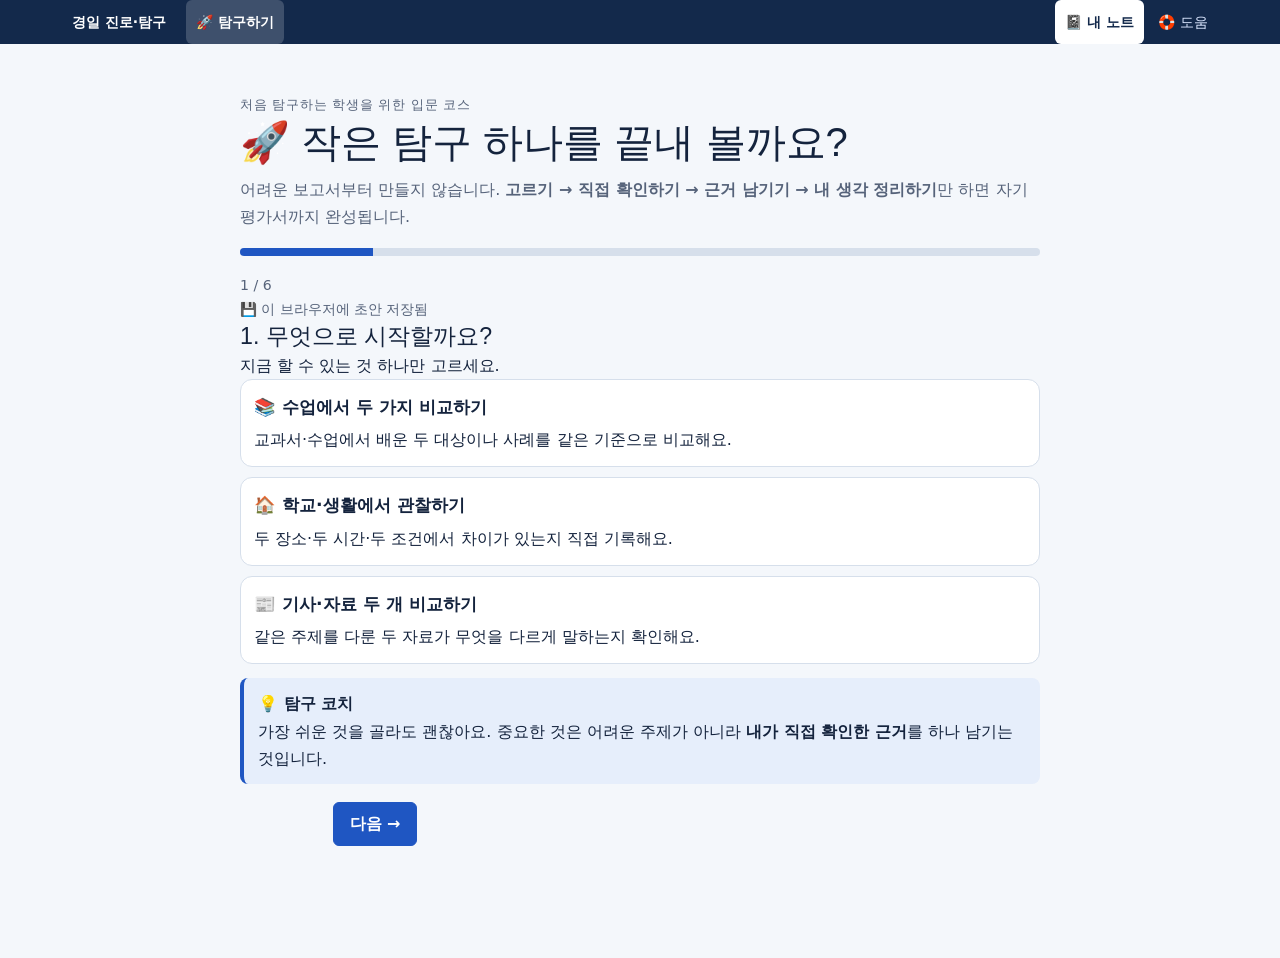
<file: starter.html>
<!doctype html>
<html lang="ko">
<head>
<meta charset="utf-8">
<meta name="viewport" content="width=device-width,initial-scale=1,viewport-fit=cover">
<title>쉬운 탐구 완성 코스 · 경일 진로·탐구</title>
<link rel="stylesheet" href="hub.css">
<style>
.course{max-width:800px;margin:0 auto;padding:22px 0 48px}.course h1{margin-bottom:8px}.progress{height:8px;background:var(--line);border-radius:999px;overflow:hidden;margin:18px 0}.progress span{display:block;height:100%;background:var(--primary);transition:width .2s}.screen{display:none}.screen.on{display:block}.big-choice{display:grid;gap:10px}.big-choice button,.quick button,.subject-buttons button,.judge-buttons button{font:inherit;text-align:left;border:1px solid var(--line);border-radius:12px;background:var(--surface);padding:13px;cursor:pointer;color:var(--ink)}.big-choice button:hover,.big-choice button.sel,.quick button:hover,.subject-buttons button[aria-pressed="true"],.judge-buttons button[aria-pressed="true"]{border-color:var(--primary);background:var(--soft)}.big-choice b{display:block;font-size:1.08rem;margin-bottom:4px}.quick{display:grid;grid-template-columns:repeat(2,minmax(0,1fr));gap:8px;margin:8px 0 14px}.quick button{font-size:.92rem;padding:10px}.subject-buttons,.judge-buttons{display:flex;gap:7px;flex-wrap:wrap}.subject-buttons button,.judge-buttons button{padding:8px 10px;font-size:.9rem}.f{display:flex;flex-direction:column;gap:6px;margin:14px 0}.f label{font-weight:700}.f input,.f textarea{font:inherit;width:100%;border:1px solid var(--line);border-radius:8px;padding:11px;background:var(--surface);color:var(--ink)}.f textarea{min-height:92px;resize:vertical}.coach{border-left:4px solid var(--primary);background:var(--soft);padding:12px 14px;border-radius:8px;margin:14px 0}.task{border:1px solid var(--line);border-radius:10px;padding:14px;background:var(--surface);margin:12px 0}.task ol{margin-bottom:0}.footer-actions{display:flex;gap:8px;flex-wrap:wrap;margin-top:18px}.donebox{text-align:center;padding:24px 10px}.donebox .mark{font-size:3rem}.mini{font-size:.88rem;color:var(--muted)}.draft{display:none;border:1px solid var(--primary);background:var(--soft);border-radius:10px;padding:12px;margin:12px 0}.draft.on{display:flex;gap:10px;align-items:center;justify-content:space-between;flex-wrap:wrap}.record-wrap{overflow-x:auto}.record{width:100%;border-collapse:collapse;margin:10px 0}.record th,.record td{border:1px solid var(--line);padding:7px;vertical-align:top}.record th{background:var(--soft);font-size:.9rem}.record input{width:100%;min-width:90px;border:0;background:transparent;color:var(--ink);font:inherit;padding:4px}.record .crit{min-width:130px}.inline-note{font-size:.86rem;color:var(--muted);margin-top:4px}.status-line{font-size:.86rem;color:var(--muted);min-height:1.2em}.optional{border-top:1px dashed var(--line);padding-top:10px;margin-top:12px}
@media(max-width:520px){.course{padding:14px 2px 36px}.footer-actions .btn{flex:1 1 140px}.quick{grid-template-columns:1fr}.record{font-size:.9rem}.record th,.record td{padding:5px}}
</style>
</head>
<body>
<div class="wrap"><main class="course">
  <p class="eyebrow">처음 탐구하는 학생을 위한 입문 코스</p>
  <h1>🚀 작은 탐구 하나를 끝내 볼까요?</h1>
  <p class="muted">어려운 보고서부터 만들지 않습니다. <b>고르기 → 직접 확인하기 → 근거 남기기 → 내 생각 정리하기</b>만 하면 자기평가서까지 완성됩니다.</p>
  <div class="draft" id="draftBanner"><span>💾 지난번 하던 내용이 있어요. 자동으로 불러왔습니다.</span><button class="btn quiet" type="button" id="newStartBtn">새로 시작</button></div>
  <div class="progress" aria-label="진행률"><span id="bar" style="width:16.7%"></span></div>
  <p class="mini" id="stepText">1 / 6</p>
  <p class="status-line" id="saveState" role="status"></p>

  <section class="screen on" data-step="1">
    <h2>1. 무엇으로 시작할까요?</h2>
    <p>지금 할 수 있는 것 하나만 고르세요.</p>
    <div class="big-choice" id="kitChoices">
      <button data-kit="class"><b>📚 수업에서 두 가지 비교하기</b>교과서·수업에서 배운 두 대상이나 사례를 같은 기준으로 비교해요.</button>
      <button data-kit="life"><b>🏠 학교·생활에서 관찰하기</b>두 장소·두 시간·두 조건에서 차이가 있는지 직접 기록해요.</button>
      <button data-kit="news"><b>📰 기사·자료 두 개 비교하기</b>같은 주제를 다룬 두 자료가 무엇을 다르게 말하는지 확인해요.</button>
    </div>
    <div class="coach"><b>💡 탐구 코치</b><br>가장 쉬운 것을 골라도 괜찮아요. 중요한 것은 어려운 주제가 아니라 <b>내가 직접 확인한 근거</b>를 하나 남기는 것입니다.</div>
  </section>

  <section class="screen" data-step="2">
    <h2>2. 예시를 고르거나 내 내용으로 바꿔요</h2>
    <p>막막하면 아래 예시를 하나 누르세요. 세 칸이 자동으로 채워지고, 마음에 맞게 조금만 바꾸면 됩니다.</p>
    <div class="quick" id="examples"></div><p class="mini" id="newsHelp"></p>
    <div class="f"><label id="labA" for="a">첫 번째 대상</label><input id="a" maxlength="80"></div>
    <div class="f"><label id="labB" for="b">두 번째 대상</label><input id="b" maxlength="80"></div>
    <div class="f"><label id="labC" for="c">비교할 기준</label><input id="c" maxlength="100"></div>
    <div class="f"><span class="lab">관련 수업·과목</span><p class="mini">생기부 연결을 위해 가능하면 하나 골라 주세요. 잘 모르겠으면 ‘아직 모름’을 눌러도 됩니다.</p><div class="subject-buttons" id="subjects"></div><input id="subject" maxlength="60" placeholder="기타 과목이면 직접 입력"></div>
    <div class="coach" id="questionPreview"></div>
  </section>

  <section class="screen" data-step="3">
    <h2>3. 질문과 방법을 확인해요</h2>
    <div class="f"><label for="question">내 탐구 질문</label><textarea id="question"></textarea><p class="inline-note">이 입문 코스는 <b>두 대상을 같은 기준으로 비교·관찰하는 탐구</b>입니다. 원인을 깊게 밝히는 질문은 일반 탐구노트에서 이어서 설계하면 됩니다.</p></div>
    <div class="f"><label for="before">확인하기 전, 나는 어떻게 될 것 같나요?</label><textarea id="before" placeholder="예: 점심시간이 1교시보다 더 시끄러울 것 같다."></textarea></div>
    <div class="task" id="methodBox"></div>
    <div class="coach"><b>💡 탐구 코치</b><br>질문을 멋있게 쓰는 것보다 <b>이 질문에 답할 수 있는 행동</b>을 실제로 하는 것이 더 중요해요.</div>
  </section>

  <section class="screen" data-step="4">
    <h2>4. 직접 확인하고 표에 적어요</h2>
    <div class="task" id="doBox"></div>
    <p><b>아래 표가 바로 탐구 기록입니다.</b> 최소 한 줄은 직접 채워 보세요.</p>
    <div class="record-wrap"><table class="record"><thead><tr><th>비교 기준</th><th id="headA">A</th><th id="headB">B</th></tr></thead><tbody id="recordBody"></tbody></table></div>
    <button class="btn quiet" type="button" id="addRowBtn">＋ 비교 기준 한 줄 추가</button>
    <div class="f"><label for="evidence">자료 이름·출처·관찰 시점</label><textarea id="evidence" placeholder="예: 통합과학 교과서 52쪽 / 2026.10.7 점심시간 관찰 / 기사 제목·작성일·링크"></textarea></div>
    <div class="f"><label for="role">내가 직접 한 일</label><textarea id="role" placeholder="예: 두 대상에서 같은 항목을 찾아 표에 기록하고 차이를 비교했다."></textarea></div>
    <div class="f"><label for="result">표를 보고 확인한 결과</label><textarea id="result" placeholder="예: A에서는 ○○, B에서는 △△를 확인했다. 가장 큰 차이는 …였다."></textarea></div>
  </section>

  <section class="screen" data-step="5">
    <h2>5. 확인 전과 후를 비교해요</h2>
    <div class="task"><b>처음 예상</b><p id="beforeShow" class="muted"></p></div>
    <div class="f"><span class="lab">내 판단은 어떻게 되었나요?</span><div class="judge-buttons" id="judges"></div></div>
    <div class="f"><label for="after">직접 확인한 뒤의 생각</label><textarea id="after" placeholder="예: 예상과 달리 시간대보다 장소에 따른 차이가 더 컸다. 그래서 …라고 판단했다."></textarea></div>
    <div class="f"><label for="nextq">아직 궁금한 것은 무엇인가요?</label><textarea id="nextq" placeholder="이번에 확인하지 못한 조건이나 다음에 비교하고 싶은 것을 한 가지 적어요."></textarea></div>
    <div class="optional">
      <p><b>예상과 다른 점 때문에 방법을 바꿨나요?</b> 해당할 때만 적으면 됩니다.</p>
      <div class="f"><label for="problem">예상과 달랐던 점 <span class="mini">(선택)</span></label><textarea id="problem"></textarea></div>
      <div class="f"><label for="revision">내가 수정·보완한 것 <span class="mini">(선택)</span></label><textarea id="revision"></textarea></div>
    </div>
    <div class="coach"><b>💡 탐구 코치</b><br>생각이 꼭 바뀌어야 좋은 탐구는 아니에요. 근거를 확인해 <b>유지·수정·보류</b>한 이유를 자기 말로 설명하면 됩니다.</div>
  </section>

  <section class="screen" data-step="6">
    <div class="donebox"><div class="mark">✅</div><h2>작은 탐구 하나를 끝냈어요</h2><p>지금까지 한 활동을 <b>탐구활동 자기평가서</b>로 정리합니다. 선생님께 제출하기 전에 사실과 근거가 맞는지 한 번만 확인하세요.</p></div>
    <div class="footer-actions"><button class="btn" type="button" id="finishBtn">📓 저장하고 자기평가서 만들기</button><a class="btn quiet" href="index.html">🏠 허브로 돌아가기</a></div>
    <p class="mini" id="finishMsg" role="status"></p>
  </section>

  <div class="footer-actions no-print" id="navBtns"><button class="btn quiet" type="button" id="prevBtn">← 이전</button><button class="btn" type="button" id="nextBtn">다음 →</button></div>
</main></div>
<script src="inquiry-standard.js"></script><script src="inquiry-notes.js"></script>
<script>
(function(){
'use strict';
var K=window.KIS,N=window.KNotes;K.mountNav('start');
var DRAFT_KEY='kyungil.starterDraft.v2',step=1,kit='',savedId='',questionAuto='',saveTimer=null,finishing=false;
var judge='',subjectChoice='';
var subjects=['공통국어','공통수학','통합사회','통합과학','영어','정보','기술·가정','예체능','기타','아직 모름'];
var cfg={
 class:{labs:['첫 번째 대상·사례','두 번째 대상·사례','같이 비교할 기준'],ph:['예: 화학 비료','천연 비료','생장 변화'],method:'compare',why:'두 대상을 같은 기준으로 비교하면 차이를 근거로 설명하기 쉬워요.',doit:['수업·교과서에서 두 대상을 고릅니다.','두 대상에서 같은 기준의 정보를 찾습니다.','아래 표에 같은 기준으로 확인한 내용을 적습니다.','차이 1가지와 아직 모르는 점 1가지를 적습니다.'],examples:[['화학 비료','천연 비료','식물 생장 변화','통합과학'],['두 광고 문구','제품 실제 표시 정보','주장과 근거','공통국어'],['정액 할인','정률 할인','최종 가격','공통수학'],['창원','김해','최근 10년 인구 변화','통합사회']]},
 life:{labs:['첫 번째 조건','두 번째 조건','관찰할 것'],ph:['예: 1교시','점심시간','도서관 이용 인원'],method:'observe',why:'같은 기준으로 두 조건을 직접 기록하면 생활 속 차이를 확인할 수 있어요.',doit:['관찰할 장소·시간·조건을 두 개 정합니다.','두 조건에서 같은 기준으로 기록합니다.','개수·시간·횟수처럼 확인 가능한 내용을 표에 적습니다.','한두 번 관찰한 결과를 전체 상황으로 단정하지 않습니다.'],examples:[['1교시','점심시간','복도 소음 크기','통합과학'],['등교 직후','점심시간','계단 이용 인원','통합사회'],['교실 창가','복도 쪽','온도','통합과학'],['월요일 점심','금요일 점심','급식 잔반량','통합사회']]},
 news:{labs:['첫 번째 기사·자료','두 번째 기사·자료','비교할 기준'],ph:['예: 기사 A','예: 정부 통계 또는 기사 B','주장·수치·조사 대상'],method:'literature',why:'서로 다른 자료를 같은 기준으로 읽으면 주장과 근거의 차이를 찾기 쉬워요.',doit:['같은 주제를 다룬 자료 두 개를 고릅니다.','작성자·날짜·대상·주요 수치를 확인합니다.','아래 표에 같은 점과 다른 점을 적습니다.','자료가 다르게 말한다면 시기·대상·정의 차이를 살펴봅니다.'],examples:[['같은 사건의 신문 기사 1','같은 사건의 신문 기사 2','제목·핵심 주장·근거','공통국어'],['기사 속 통계 수치','통계청 원자료','수치·조사 대상·시점','통합사회'],['과학 뉴스 기사','기사에서 인용한 원자료','수치·연구 결과·표현','통합과학'],['찬성 사설','반대 사설','주장과 근거','공통국어']]}
};
function $(id){return document.getElementById(id)}
function draftBox(){try{return N.mode()==='public'?sessionStorage:localStorage}catch(e){return sessionStorage}}
function hasBatchim(word){var t=String(word||'').trim();if(!t)return false;var ch=t.charCodeAt(t.length-1);if(ch>=0xAC00&&ch<=0xD7A3)return ((ch-0xAC00)%28)!==0;var m=t.match(/(\d)$/);if(m)return /[013678]$/.test(m[1]);return false}
function j(word,withBatchim,withoutBatchim){return hasBatchim(word)?withBatchim:withoutBatchim}
function qText(a,b,c){a=a||'첫 번째 대상';b=b||'두 번째 대상';c=c||'비교 기준';return a+j(a,'과','와')+' '+b+j(b,'은','는')+' '+c+'에서 어떤 차이가 있을까?'}
function collect(){return{step:step,kit:kit,a:$('a').value,b:$('b').value,c:$('c').value,subject:$('subject').value,subjectChoice:subjectChoice,question:$('question').value,before:$('before').value,evidence:$('evidence').value,role:$('role').value,result:$('result').value,after:$('after').value,nextq:$('nextq').value,problem:$('problem').value,revision:$('revision').value,judge:judge,rows:rowsData()}}
function saveDraft(){if(finishing)return;clearTimeout(saveTimer);saveTimer=setTimeout(function(){if(finishing)return;try{draftBox().setItem(DRAFT_KEY,JSON.stringify(collect()));$('saveState').textContent='💾 이 브라우저에 초안 저장됨';}catch(e){}},250)}
function clearDraft(){try{localStorage.removeItem(DRAFT_KEY);sessionStorage.removeItem(DRAFT_KEY)}catch(e){}}
function loadDraft(){var d=null;try{d=JSON.parse(draftBox().getItem(DRAFT_KEY)||'null')}catch(e){}if(!d||!d.kit)return false;kit=d.kit;step=Math.min(5,Math.max(1,Number(d.step)||1));['a','b','c','subject','question','before','evidence','role','result','after','nextq','problem','revision'].forEach(function(id){$(id).value=d[id]||''});judge=d.judge||'';subjectChoice=d.subjectChoice||((d.subject||'')?'기타':'');renderRows(Array.isArray(d.rows)&&d.rows.length?d.rows:null);document.querySelectorAll('[data-kit]').forEach(function(x){x.classList.toggle('sel',x.dataset.kit===kit)});$('draftBanner').classList.add('on');return true}
function show(){document.querySelectorAll('.screen').forEach(function(x){x.classList.toggle('on',+x.dataset.step===step)});$('bar').style.width=(step/6*100)+'%';$('stepText').textContent=step+' / 6';$('prevBtn').style.visibility=step===1?'hidden':'visible';$('nextBtn').style.display=step===6?'none':'inline-flex';$('navBtns').style.display=step===6?'none':'flex';if(step===2)prep2();if(step===3)prep3();if(step===4)prep4();if(step===5)prep5();saveDraft()}
function prep2(){if(!kit)return;var c=cfg[kit];['labA','labB','labC'].forEach(function(id,i){$(id).textContent=c.labs[i]});['a','b','c'].forEach(function(id,i){$(id).placeholder=c.ph[i]});$('examples').innerHTML=c.examples.map(function(x,i){return '<button type="button" data-ex="'+i+'"><b>'+K.esc(x[0])+' ↔ '+K.esc(x[1])+'</b><br><span class="mini">'+K.esc(x[2])+'</span></button>'}).join('');$('newsHelp').innerHTML=kit==='news'&&K.SITES.oneQuestion?'<a href="'+K.SITES.oneQuestion+'" target="_blank" rel="noopener">📰 비교할 기사를 고르기 어렵다면 뉴스 탐구 도우미 열기 →</a>':'';renderSubjects();preview()}
function renderSubjects(){var picked=subjectChoice||$('subject').value;$('subjects').innerHTML=subjects.map(function(s){return '<button type="button" data-subject="'+K.esc(s)+'" aria-pressed="'+(picked===s)+'">'+K.esc(s)+'</button>'}).join('')}
function preview(){if(!kit)return;var auto=qText($('a').value.trim(),$('b').value.trim(),$('c').value.trim());$('questionPreview').innerHTML='<b>이런 질문이 됩니다</b><br>'+K.esc(auto);if(!$('question').value.trim()||$('question').value===questionAuto){$('question').value=auto;questionAuto=auto}}
function prep3(){preview();var m=K.METHODS[cfg[kit].method];$('methodBox').innerHTML='<b>추천 방법: '+K.esc(m.name)+'</b><p>'+K.esc(cfg[kit].why)+'</p><p class="mini">남길 결과: '+K.esc(m.out)+'</p>'}
var rowId=0;
function defaultRows(){return[{k:$('c').value.trim()||'비교 기준 1',a:'',b:''},{k:'',a:'',b:''}]}
function rowsData(){return Array.from(document.querySelectorAll('#recordBody tr')).map(function(tr){return{k:tr.querySelector('[data-r="k"]').value,a:tr.querySelector('[data-r="a"]').value,b:tr.querySelector('[data-r="b"]').value}})}
function renderRows(rows){rows=rows||defaultRows();$('recordBody').innerHTML=rows.map(function(r,i){rowId++;var ph=i===0?'비교 기준':'비교 기준 2 (선택)';return '<tr><td><input class="crit" data-r="k" value="'+K.esc(r.k||'')+'" placeholder="'+ph+'"></td><td><input data-r="a" value="'+K.esc(r.a||'')+'" placeholder="확인한 내용"></td><td><input data-r="b" value="'+K.esc(r.b||'')+'" placeholder="확인한 내용"></td></tr>'}).join('')}
function prep4(){$('doBox').innerHTML='<b>이 순서대로 하면 됩니다</b><ol>'+cfg[kit].doit.map(function(x){return '<li>'+K.esc(x)+'</li>'}).join('')+'</ol>';if(!$('recordBody').children.length)renderRows();$('headA').textContent=$('a').value.trim()||'A';$('headB').textContent=$('b').value.trim()||'B'}
function prep5(){$('beforeShow').textContent=$('before').value.trim()||'아직 적지 않았어요.';var jds=[['same','예상과 비슷했어요'],['partial','일부 달랐어요'],['changed','생각이 달라졌어요'],['hold','아직 판단하기 어려워요']];$('judges').innerHTML=jds.map(function(x){return '<button type="button" data-judge="'+x[0]+'" aria-pressed="'+(judge===x[0])+'">'+x[1]+'</button>'}).join('')}
function need(ids,msg){for(var i=0;i<ids.length;i++){if(!$(ids[i]).value.trim()){alert(msg);$(ids[i]).focus();return false}}return true}
function validRecord(){var r=rowsData();return r.some(function(x){return x.k.trim()&&x.a.trim()&&x.b.trim()})}
function recordText(){return rowsData().filter(function(x){return x.k.trim()&&(x.a.trim()||x.b.trim())}).map(function(x){return x.k.trim()+': '+$('a').value.trim()+'='+x.a.trim()+' / '+$('b').value.trim()+'='+x.b.trim()}).join(' | ')}
function evidenceObj(){var src=$('evidence').value.trim(), rt=recordText();return{title:[src,rt].filter(Boolean).join(' · '),who:'',when:'',target:$('a').value.trim()+' / '+$('b').value.trim(),how:cfg[kit].method==='observe'?'같은 기준으로 직접 관찰·기록':'같은 기준으로 두 자료·대상을 비교',differs:''}}
$('kitChoices').addEventListener('click',function(e){var b=e.target.closest('[data-kit]');if(!b)return;kit=b.dataset.kit;document.querySelectorAll('[data-kit]').forEach(function(x){x.classList.toggle('sel',x===b)});saveDraft()});
$('examples').addEventListener('click',function(e){var b=e.target.closest('[data-ex]');if(!b||!kit)return;var x=cfg[kit].examples[+b.dataset.ex];$('a').value=x[0];$('b').value=x[1];$('c').value=x[2];$('subject').value=x[3]||'';subjectChoice=x[3]||'';$('question').value='';questionAuto='';preview();renderSubjects();renderRows(defaultRows());saveDraft()});
$('subjects').addEventListener('click',function(e){var b=e.target.closest('[data-subject]');if(!b)return;var s=b.dataset.subject;subjectChoice=s;$('subject').value=s==='아직 모름'?'':(s==='기타'?'':s);renderSubjects();saveDraft()});
['a','b','c'].forEach(function(id){$(id).addEventListener('input',function(){preview();if(id==='a'||id==='b'){$('headA').textContent=$('a').value||'A';$('headB').textContent=$('b').value||'B'}if(id==='c'){var first=$('recordBody').querySelector('[data-r="k"]');if(first&&(first.value==='비교 기준 1'||!first.value.trim()))first.value=$('c').value.trim()||'비교 기준 1';}saveDraft()})});
document.body.addEventListener('input',function(e){if(e.target.id==='subject'){subjectChoice=e.target.value.trim()?'기타':'';renderSubjects()}if(e.target.matches('input,textarea'))saveDraft()});
$('recordBody').addEventListener('input',saveDraft);
$('addRowBtn').onclick=function(){var r=rowsData();r.push({k:'',a:'',b:''});renderRows(r);saveDraft()};
$('judges').addEventListener('click',function(e){var b=e.target.closest('[data-judge]');if(!b)return;judge=b.dataset.judge;prep5();saveDraft()});
$('nextBtn').onclick=function(){if(step===1&&!kit){alert('먼저 하나를 골라 주세요.');return}if(step===2&&!need(['a','b','c'],'세 칸을 간단히 채워 주세요.'))return;if(step===3&&!need(['question','before'],'탐구 질문과 처음 예상을 적어 주세요.'))return;if(step===4){if(!validRecord()){alert('표에서 비교 기준 한 줄과 두 대상의 확인 내용을 채워 주세요.');return}if(!need(['evidence','role','result'],'자료·관찰 시점, 내가 한 일, 결과를 짧게라도 적어 주세요.'))return}if(step===5){if(!judge){alert('확인 전과 후의 판단이 어떻게 되었는지 하나 골라 주세요.');return}if(!need(['after','nextq'],'지금 생각과 다음 질문을 적어 주세요.'))return}step++;$('draftBanner').classList.remove('on');show()};
$('prevBtn').onclick=function(){if(step>1){step--;$('draftBanner').classList.remove('on');show()}};
$('newStartBtn').onclick=function(){if(!confirm('지난 초안을 지우고 새로 시작할까요?'))return;clearDraft();location.reload()};
$('finishBtn').onclick=function(){var btn=this;if(btn.disabled)return;finishing=true;clearTimeout(saveTimer);btn.disabled=true;btn.textContent='저장 중…';var c=cfg[kit];var subj=$('subject').value.trim();var note=N.create({title:'입문 탐구 · '+$('a').value.trim()+' vs '+$('b').value.trim(),start:{from:kit==='class'?'class':kit==='life'?'life':'news',text:kit==='class'?'수업에서 시작한 비교 탐구':kit==='life'?'생활에서 시작한 관찰 탐구':'뉴스·자료에서 시작한 비교 탐구'},subject:subj,topic:$('a').value.trim()+' / '+$('b').value.trim(),question:$('question').value.trim(),questionLevel:0,questionType:'differ',method:c.method,methodWhy:c.why,evidence:[evidenceObj()],role:$('role').value.trim(),problem:$('problem').value.trim(),revision:$('revision').value.trim(),result:$('result').value.trim(),outputs:[c.method==='observe'?'관찰표':'비교표'],change:{before:$('before').value.trim(),evidence:$('result').value.trim(),after:$('after').value.trim()},limits:judge==='hold'?'현재 근거만으로는 판단을 확정하기 어려움':'',next:$('nextq').value.trim(),stage:'done'},'starter');if(!note||!note.id){finishing=false;btn.disabled=false;btn.textContent='📓 저장하고 자기평가서 만들기';$('finishMsg').textContent='저장하지 못했어요. 입력 내용은 초안으로 남아 있으니 잠시 후 다시 시도해 주세요.';return}savedId=note.id;N.setActive(note.id);clearDraft();$('finishMsg').textContent='저장했어요. 자기평가서 화면으로 이동합니다.';setTimeout(function(){location.href='notes.html?tab=summary#'+encodeURIComponent(note.id)},350)};
if(loadDraft())show();else{renderRows(defaultRows());show()}
})();
</script>
</body></html>
</file>
<file: hub.css>
/* 경일 진로·탐구 성장 허브 — 공통 화면 스타일
   Layout: 학교 탐구 노트 — 왼쪽 정렬 한 줄 흐름, 필요(카드) → 현재 탐구 → 도움 → 순환 구조 순서 */
:root{
  --bg:#f4f7fb; --surface:#ffffff; --ink:#14233d; --muted:#56637a; --line:#d6dfeb; --soft:#e6eefb;
  --primary:#1f56c2; --primary-ink:#ffffff; --accent:#1b7a4b; --accent-soft:#e2f3e9; --warn:#b4540a; --warn-soft:#fdf0e3; --bad:#c2352b; --bad-soft:#fde8e6;
  --f-display:"Jua","IBM Plex Sans KR","Apple SD Gothic Neo","Malgun Gothic",sans-serif;
  --f-body:"IBM Plex Sans KR","Apple SD Gothic Neo","Malgun Gothic",system-ui,sans-serif;
  --r:8px;
}
@media (prefers-color-scheme: dark){:root:not([data-theme="light"]){
  --bg:#0f1625; --surface:#172036; --ink:#e6ecf7; --muted:#a3aec3; --line:#2d3954; --soft:#1d2b4a;
  --primary:#7ea6ff; --primary-ink:#0f1625; --accent:#5fd39a; --accent-soft:#173326; --warn:#ffb36b; --warn-soft:#3a2a17; --bad:#ff8077; --bad-soft:#3a1f22; color-scheme:dark}}
:root[data-theme="dark"]{
  --bg:#0f1625; --surface:#172036; --ink:#e6ecf7; --muted:#a3aec3; --line:#2d3954; --soft:#1d2b4a;
  --primary:#7ea6ff; --primary-ink:#0f1625; --accent:#5fd39a; --accent-soft:#173326; --warn:#ffb36b; --warn-soft:#3a2a17; --bad:#ff8077; --bad-soft:#3a1f22; color-scheme:dark}
*{box-sizing:border-box}
[hidden]{display:none!important}
html,body{margin:0}
body{background:var(--bg);color:var(--ink);font-family:var(--f-body);font-size:16px;line-height:1.7}
.wrap{max-width:1080px;margin:0 auto;padding-inline:16px;padding-block:28px 64px;display:flex;flex-direction:column;gap:36px}
h1,h2,h3{font-family:var(--f-display);font-weight:400;line-height:1.3;margin:0;text-wrap:balance}
h1{font-size:clamp(1.8rem,5vw,2.5rem)}
h2{font-size:1.45rem}
h3{font-size:1.12rem}
p{margin:0}
a{color:var(--primary)}
.eyebrow{font-size:.8rem;letter-spacing:.06em;color:var(--muted);font-weight:500}
.muted{color:var(--muted)}
.small{font-size:.86rem}
section{display:flex;flex-direction:column;gap:14px}
.card{background:var(--surface);border:1px solid var(--line);border-radius:var(--r);padding:16px 18px;display:flex;flex-direction:column;gap:8px;min-width:0}
.btn{font:inherit;font-weight:700;display:inline-flex;align-items:center;justify-content:center;gap:6px;min-height:44px;padding:0 16px;border-radius:6px;border:1.5px solid var(--primary);background:var(--primary);color:var(--primary-ink);cursor:pointer;text-decoration:none}
.btn.ghost{background:transparent;color:var(--primary)}
.btn.quiet{border-color:var(--line);background:var(--surface);color:var(--ink);font-weight:500}
.btn.danger{border-color:var(--bad);background:transparent;color:var(--bad)}
.btn:focus-visible,a:focus-visible,button:focus-visible,input:focus-visible,textarea:focus-visible,select:focus-visible{outline:3px solid var(--primary);outline-offset:2px}
.row{display:flex;gap:8px;flex-wrap:wrap;align-items:center}
.chip{display:inline-flex;align-items:center;gap:4px;font-size:.78rem;font-weight:700;border-radius:999px;padding:2px 10px;border:1px solid var(--line);color:var(--muted);background:var(--surface)}
.chip.start{color:var(--primary);border-color:var(--primary)}
.chip.doing{color:var(--warn);border-color:var(--warn)}
.chip.done{color:var(--accent);border-color:var(--accent)}
.notice{border-radius:var(--r);padding:12px 14px;background:var(--soft)}
.notice.good{background:var(--accent-soft)}
.notice.warn{background:var(--warn-soft)}
.notice.bad{background:var(--bad-soft)}
.sr-only{position:absolute;width:1px;height:1px;overflow:hidden;clip:rect(0 0 0 0);white-space:nowrap}
footer.foot{border-top:1px solid var(--line);padding-top:18px;display:flex;flex-direction:column;gap:8px;color:var(--muted);font-size:.88rem}
@media (prefers-reduced-motion:reduce){*{transition:none!important;scroll-behavior:auto!important}}
@media print{.no-print{display:none!important}body{background:#fff;color:#000}}
</file>
